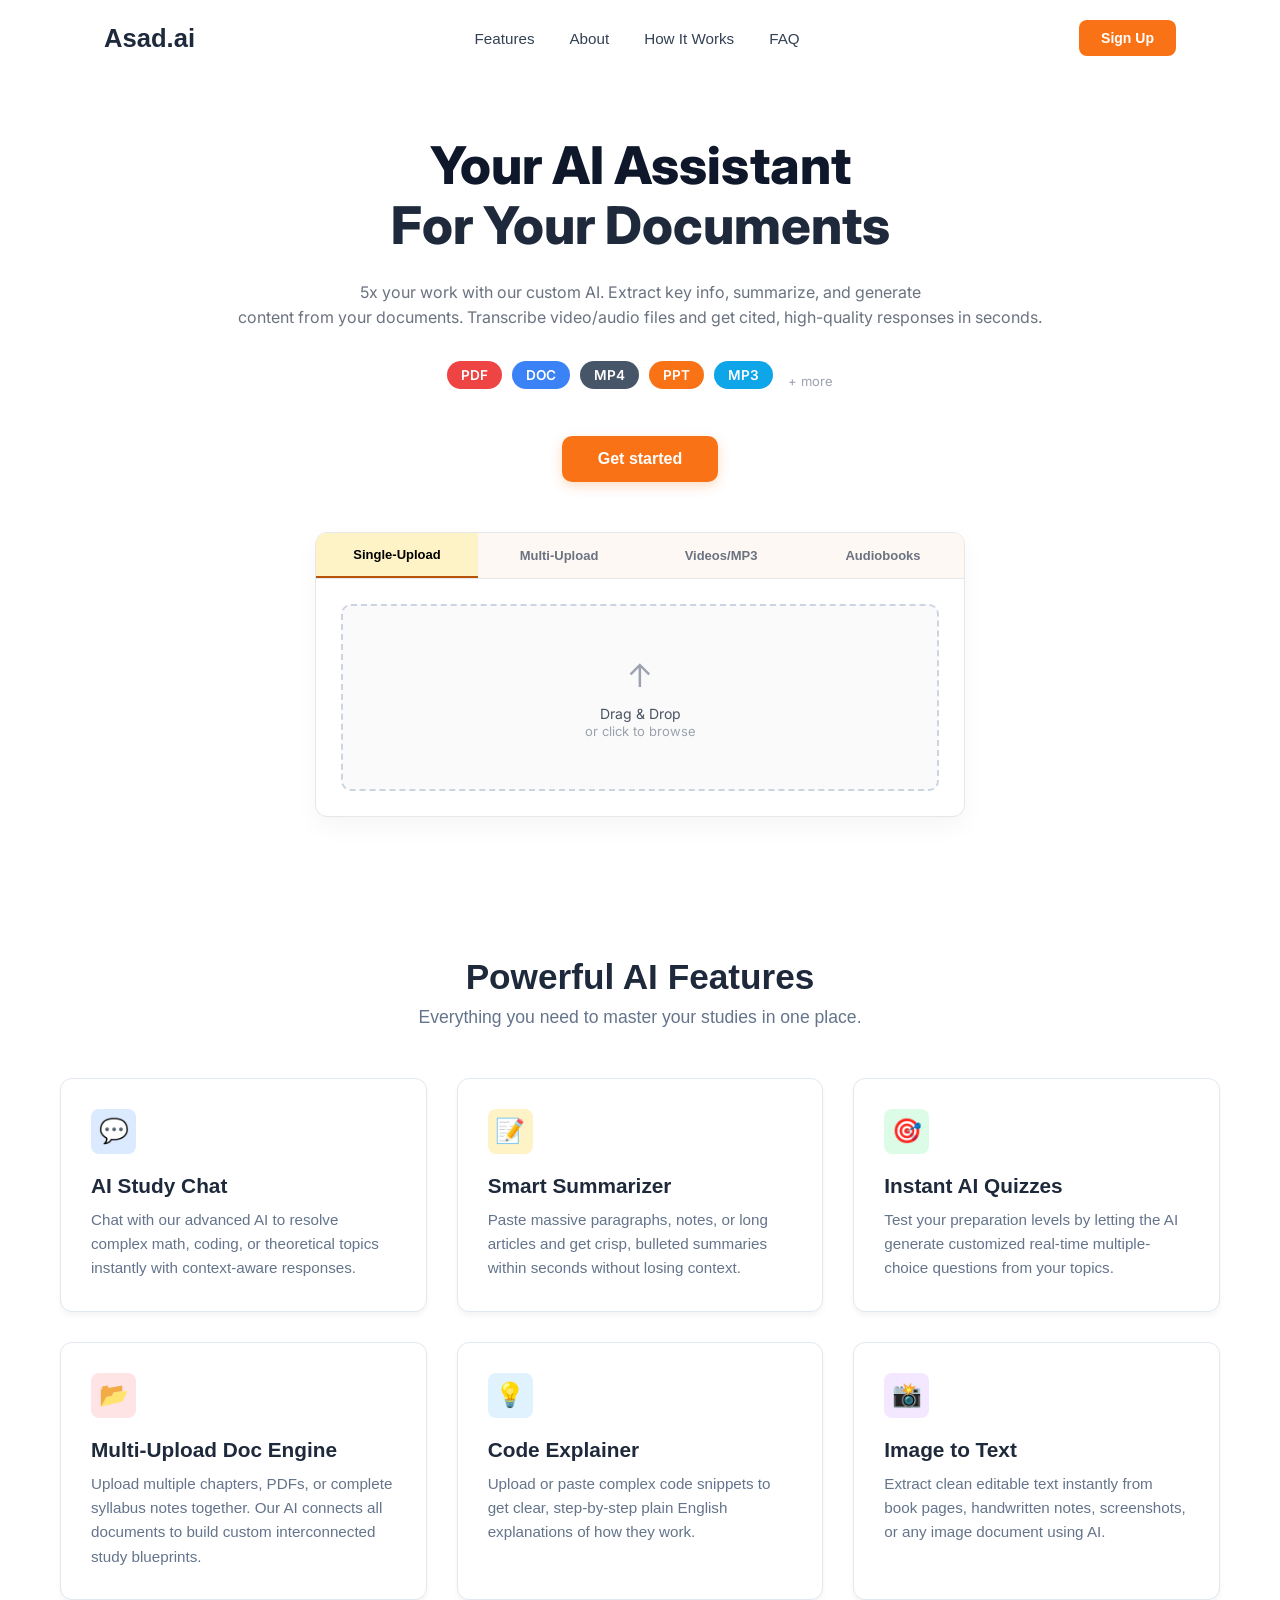
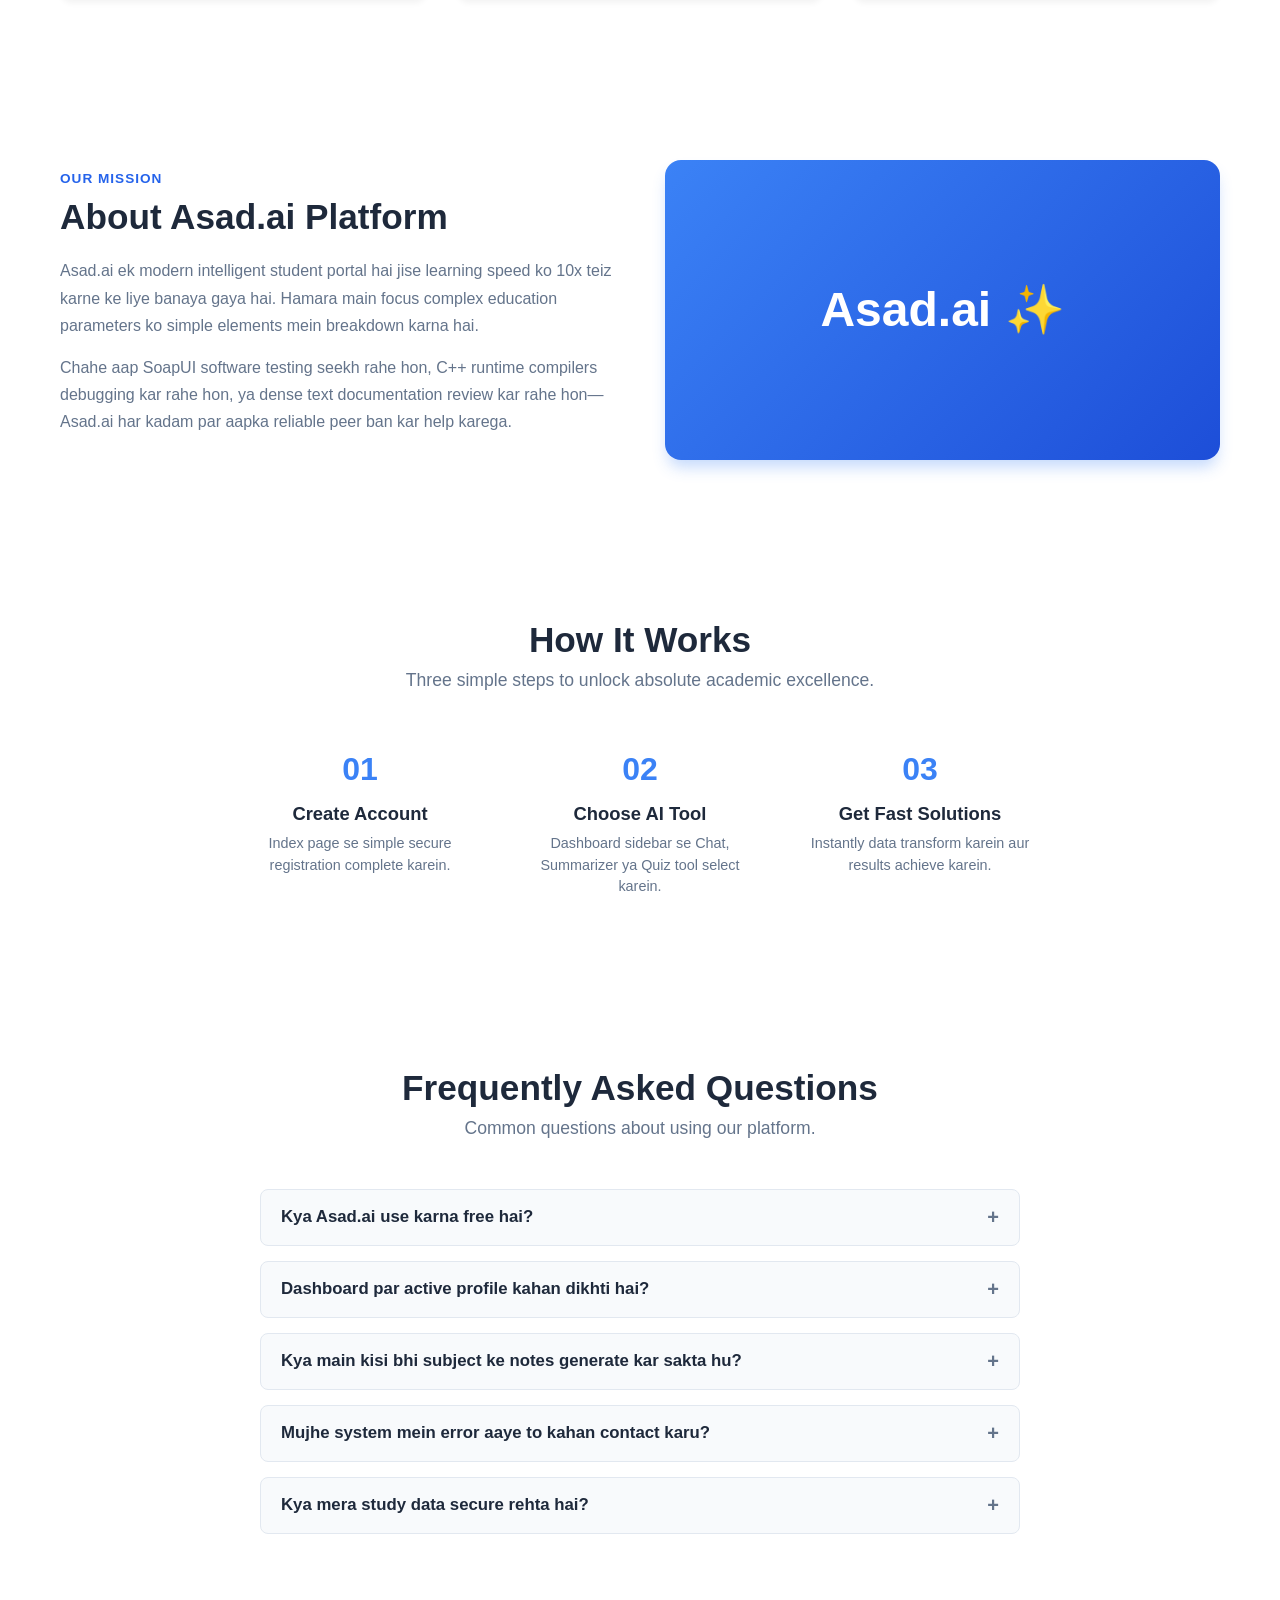
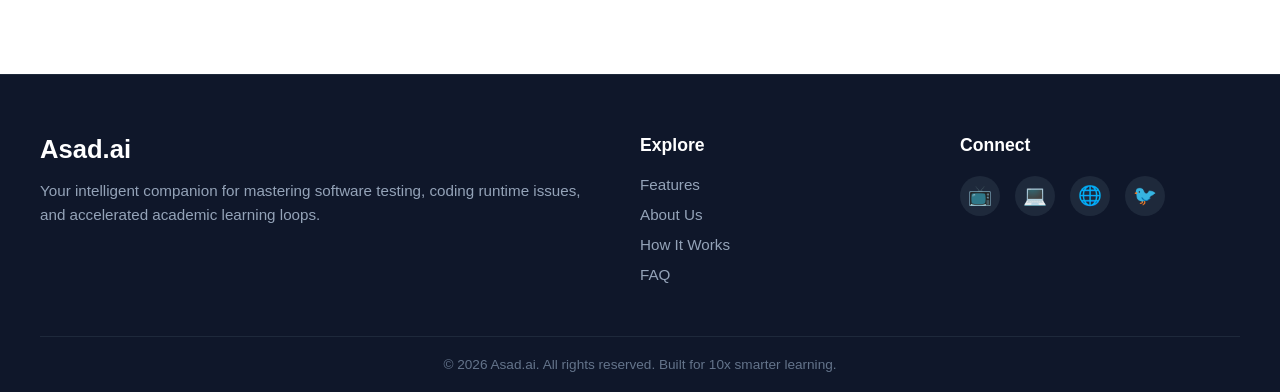
<file: frontend/index.html>
<!DOCTYPE html>
<html lang="en">
    <head>
        <meta charset="UTF-8">
        <meta name="viewport" content="width=device-width, initial-scale=1.0">
        <title>AI Study Assistant</title>
        <link rel="icon"
            href="data:image/svg+xml,<svg xmlns=%22http://www.w3.org/2000/svg%22 viewBox=%220 0 100 100%22><text y=%22.9em%22 font-size=%2290%22>✨</text></svg>">
        <link rel="stylesheet" href="style.css">
    </head>
    <body>

        <!-- ====================================================
     100% RESPONSIVE NAVBAR (FIXED BLOCK)
     ==================================================== -->
        <header class="navbar">
            <div class="logo">Asad.ai</div>
            <nav class="nav-links">
                <a href="#features">Features</a>
                <a href="#about">About</a>
                <a href="#how-it-works">How It Works</a>
                <a href="#faq">FAQ</a>
            </nav>
            <button class="btn-signup-nav" id="openAuthBtn">Sign Up</button>
        </header>

        <main class="hero-section">
            <h1>Your AI Assistant <br><span>For Your Documents</span></h1>
            <p class="hero-subtitle">
                5x your work with our custom AI. Extract key info, summarize,
                and generate <br>
                content from your documents. Transcribe video/audio files and
                get cited, high-quality responses in seconds.
            </p>

            <div class="file-badges">
                <span class="badge pdf">PDF</span>
                <span class="badge doc">DOC</span>
                <span class="badge mp4">MP4</span>
                <span class="badge ppt">PPT</span>
                <span class="badge mp3">MP3</span>
                <span class="more-badge">+ more</span>
            </div>

            <button class="btn-get-started" id="getStartedBtn">Get
                started</button>

            <div class="upload-container-box">
                <div class="upload-tabs">
                    <button class="tab-btn active">Single-Upload</button>
                    <button class="tab-btn">Multi-Upload</button>
                    <button class="tab-btn">Videos/MP3</button>
                    <button class="tab-btn">Audiobooks</button>
                </div>
                <div class="dropzone-area" id="dropZone"
                    onclick="document.getElementById('fileUploadInput').click()">
                    <div class="upload-icon">↑</div>
                    <p>Drag & Drop <br><span>or click to browse</span></p>
                    <input type="file" id="fileUploadInput"
                        style="display: none;"
                        onchange="handleInitialFileSelect(this)">
                </div>
            </div>
        </main>

        <!-- ====================================================
     1. FEATURES SECTION
     ==================================================== -->
        <section id="features" class="landing-section index-features">
            <div class="section-header">
                <h2>Powerful AI Features</h2>
                <p>Everything you need to master your studies in one place.</p>
            </div>

            <div class="features-grid">
                <!-- Card 1 -->
                <div class="feature-card chat-card">
                    <div class="card-icon">💬</div>
                    <h3>AI Study Chat</h3>
                    <p>Chat with our advanced AI to resolve complex math,
                        coding, or theoretical topics instantly with
                        context-aware responses.</p>
                </div>
                <!-- Card 2 -->
                <div class="feature-card summary-card">
                    <div class="card-icon">📝</div>
                    <h3>Smart Summarizer</h3>
                    <p>Paste massive paragraphs, notes, or long articles and get
                        crisp, bulleted summaries within seconds without losing
                        context.</p>
                </div>
                <!-- Card 3 -->
                <div class="feature-card quiz-card">
                    <div class="card-icon">🎯</div>
                    <h3>Instant AI Quizzes</h3>
                    <p>Test your preparation levels by letting the AI generate
                        customized real-time multiple-choice questions from your
                        topics.</p>
                </div>

                <!-- Card 4 (Index page par sirf dikhane ke liye static card) -->
                <div class="feature-card multi-upload-static-card">
                    <div class="card-icon"
                        style="background: #ffe4e6; color: #e11d48;">📂</div>
                    <h3>Multi-Upload Doc Engine</h3>
                    <p>Upload multiple chapters, PDFs, or complete syllabus
                        notes together. Our AI connects all documents to build
                        custom interconnected study blueprints.</p>
                </div>

                <!-- Code Explainer Card -->
                <div class="feature-card code-explainer-card">
                    <div class="card-icon"
                        style="background: #e0f2fe; color: #0284c7;">💡</div>
                    <h3>Code Explainer</h3>
                    <p>Upload or paste complex code snippets to get clear,
                        step-by-step plain English explanations of how they
                        work.</p>
                </div>

                <!-- Card 6 (Index page par sirf dikhane ke liye static card) -->
                <div class="feature-card image-to-text-card">
                    <div class="card-icon"
                        style="background: #f3e8ff; color: #7c3aed;">📸</div>
                    <h3>Image to Text</h3>
                    <p>Extract clean editable text instantly from book pages,
                        handwritten notes, screenshots, or any image document
                        using AI.</p>
                </div>

            </div>
        </section>

        <!-- ====================================================
     2. ABOUT SECTION
     ==================================================== -->
        <section id="about" class="landing-section index-about">
            <div class="about-container">
                <div class="about-content">
                    <span class="section-badge">Our Mission</span>
                    <h2>About Asad.ai Platform</h2>
                    <p>Asad.ai ek modern intelligent student portal hai jise
                        learning speed ko 10x teiz karne ke liye banaya gaya
                        hai. Hamara main focus complex education parameters ko
                        simple elements mein breakdown karna hai.</p>
                    <p>Chahe aap SoapUI software testing seekh rahe hon, C++
                        runtime compilers debugging kar rahe hon, ya dense text
                        documentation review kar rahe hon—Asad.ai har kadam par
                        aapka reliable peer ban kar help karega.</p>
                </div>
                <div class="about-visual">
                    Asad.ai ✨
                </div>
            </div>
        </section>

        <!-- ====================================================
     3. HOW IT WORKS SECTION
     ==================================================== -->
        <section id="how-it-works" class="landing-section index-how">
            <div class="section-header">
                <h2>How It Works</h2>
                <p>Three simple steps to unlock absolute academic
                    excellence.</p>
            </div>

            <div class="steps-container">
                <div class="step-card">
                    <div class="step-num">01</div>
                    <h4>Create Account</h4>
                    <p>Index page se simple secure registration complete
                        karein.</p>
                </div>
                <div class="step-card">
                    <div class="step-num">02</div>
                    <h4>Choose AI Tool</h4>
                    <p>Dashboard sidebar se Chat, Summarizer ya Quiz tool select
                        karein.</p>
                </div>
                <div class="step-card">
                    <div class="step-num">03</div>
                    <h4>Get Fast Solutions</h4>
                    <p>Instantly data transform karein aur results achieve
                        karein.</p>
                </div>
            </div>
        </section>

        <!-- ====================================================
     4. FAQ SECTION
     ==================================================== -->
        <section id="faq" class="landing-section index-faq">
            <div class="section-header">
                <h2>Frequently Asked Questions</h2>
                <p>Common questions about using our platform.</p>
            </div>

            <div class="faq-list">
                <!-- Question 1 -->
                <div class="faq-item">
                    <div class="faq-header">
                        <h4>Kya Asad.ai use karna free hai?</h4>
                        <span class="faq-icon">+</span>
                    </div>
                    <div class="faq-answer">
                        <p>Haan ji! Initial tools aur learning optimization
                            functionality platform par complete check ke sath
                            sab users ke liye system access free provide karta
                            hai.</p>
                    </div>
                </div>

                <!-- Question 2 -->
                <div class="faq-item">
                    <div class="faq-header">
                        <h4>Dashboard par active profile kahan dikhti hai?</h4>
                        <span class="faq-icon">+</span>
                    </div>
                    <div class="faq-answer">
                        <p>Login complete karne ke baad, aap jab dashboard par
                            jayenge, to left-sidebar panel mein logout button ke
                            theek upar aapko apna logged-in dynamic avatar aur
                            name show ho jayega.</p>
                    </div>
                </div>

                <!-- Question 3 -->
                <div class="faq-item">
                    <div class="faq-header">
                        <h4>Kya main kisi bhi subject ke notes generate kar
                            sakta hu?</h4>
                        <span class="faq-icon">+</span>
                    </div>
                    <div class="faq-answer">
                        <p>Ji bilkul, aap kisi bhi academic subject ya specific
                            topic ke tailored notes aur summary asani se
                            generate kar sakte hain.</p>
                    </div>
                </div>

                <!-- Question 4 -->
                <div class="faq-item">
                    <div class="faq-header">
                        <h4>Mujhe system mein error aaye to kahan contact
                            karu?</h4>
                        <span class="faq-icon">+</span>
                    </div>
                    <div class="faq-answer">
                        <p>Aap Support Section ya Contact Us form ke zariye
                            humari support team ko directly query bhejh sakte
                            hain, hum jald resolve karenge.</p>
                    </div>
                </div>

                <!-- Question 5 -->
                <div class="faq-item">
                    <div class="faq-header">
                        <h4>Kya mera study data secure rehta hai?</h4>
                        <span class="faq-icon">+</span>
                    </div>
                    <div class="faq-answer">
                        <p>Haan, aapka tamam personal data aur uploaded content
                            fully encrypted hota hai aur 100% confidential rehta
                            hai.</p>
                    </div>
                </div>
            </div>
        </section>
        <!-- ====================================================
     5. PROFESSIONAL FOOTER SECTION
     ==================================================== -->
        <footer class="main-footer">
            <div class="footer-container">
                <!-- Brand Info -->
                <div class="footer-brand">
                    <h3>Asad.ai</h3>
                    <p>Your intelligent companion for mastering software
                        testing, coding runtime issues, and accelerated academic
                        learning loops.</p>
                </div>

                <!-- Quick Links -->
                <div class="footer-links">
                    <h4>Explore</h4>
                    <ul>
                        <li><a href="#features">Features</a></li>
                        <li><a href="#about">About Us</a></li>
                        <li><a href="#how-it-works">How It Works</a></li>
                        <li><a href="#faq">FAQ</a></li>
                    </ul>
                </div>

                <!-- Community / Social Links -->
                <div class="footer-social">
                    <h4>Connect</h4>
                    <div class="social-icons">
                        <a href="#" title="YouTube">📺</a>
                        <a href="#" title="GitHub">💻</a>
                        <a href="#" title="LinkedIn">🌐</a>
                        <a href="#" title="Twitter">🐦</a>
                    </div>
                </div>
            </div>

            <!-- Bottom Copyright -->
            <div class="footer-bottom">
                <p>&copy; 2026 Asad.ai. All rights reserved. Built for 10x
                    smarter learning.</p>
            </div>
        </footer>

        <div class="modal-overlay" id="authModal">
            <div class="modal-box">
                <span class="close-modal" id="closeModalBtn">&times;</span>

                <div id="loginSection">
                    <h2>Welcome Back!</h2>
                    <form id="loginFormBypass">
                        <div class="input-group">
                            <label>Email Address</label>
                            <input type="email" id="loginEmail"
                                placeholder="enter email" required>
                        </div>
                        <div class="input-group">
                            <label>Password</label>
                            <input type="password" id="loginPassword"
                                placeholder="********" required>
                        </div>
                        <button type="button" id="loginSubmitBtn"
                            class="btn-auth-submit"
                            onclick="executeForcedLogin(event)">Login</button>
                    </form>
                    <p class="switch-auth-text">Account nahi hai? <span
                            id="switchToSignup">Signup Karein</span></p>
                    <div id="loginError" class="error-message"></div>
                </div>

                <div id="signupSection" style="display: none;">
                    <h2>Create Account</h2>
                    <form id="signupForm">
                        <div class="input-group">
                            <label>Full Name</label>
                            <input type="text" id="signupName"
                                placeholder="enter your name" required>
                        </div>
                        <div class="input-group">
                            <label>Email Address</label>
                            <input type="email" id="signupEmail"
                                placeholder="enter email" required>
                        </div>
                        <div class="input-group">
                            <label>Password</label>
                            <input type="password" id="signupPassword"
                                placeholder="********" required>
                        </div>
                        <button type="submit" class="btn-auth-submit">Sign
                            Up</button>
                    </form>
                    <p class="switch-auth-text">Pehle se account hai? <span
                            id="switchToLogin">Login Karein</span></p>
                    <div id="signupError" class="error-message"></div>
                    <div id="signupSuccess" class="success-message"></div>
                </div>
            </div>
        </div>

        <script src="script.js"></script>
        <script>
        function handleInitialFileSelect(input) {
            if (input.files.length > 0) {
                alert("File select ho gayi hai! Is par mazeed kaam karne ke liye pehle Login ya Signup karein.");
                document.getElementById('authModal').classList.add('active');
                document.getElementById('loginSection').style.display = 'block';
                document.getElementById('signupSection').style.display = 'none';
            }
        }
    </script>
    </body>
</html>
</file>
<file: frontend/style.css>
/* =====================================================================
   GLOBAL STYLES & RESET SYSTEM
   ===================================================================== */
@import url('https://fonts.googleapis.com/css2?family=Inter:wght=300;400;600;700&display=swap');

*, *:before, *:after {
    margin: 0;
    padding: 0;
    box-sizing: border-box !important;
}

html {
    scroll-behavior: smooth;
    max-width: 100% !important;
    overflow-x: hidden !important;
}

body {
    background-color: #ffffff;
    color: #1f2937;
    font-family: 'Inter', sans-serif;
    max-width: 100vw !important;
    overflow-x: hidden !important;
    width: 100%;
}

/* ====================================================
   NAVBAR BASE DESIGN (DESKTOP)
   ==================================================== */
.navbar {
    display: flex; 
    justify-content: space-between; 
    align-items: center; 
    padding: 20px 5%;
    max-width: 1200px;
    margin: 0 auto;
    flex-wrap: wrap;
    gap: 15px;
    font-family: sans-serif;
    width: 100%;
}

.logo {
    font-size: 1.6rem;
    font-weight: 700;
    color: #1e293b;
    white-space: nowrap;
}

.nav-links {
    display: flex !important;
    align-items: center;
    justify-content: center;
    gap: 35px !important;
}

.nav-links a {
    text-decoration: none; 
    color: #334155; 
    font-weight: 500;
    font-size: 0.95rem;
    white-space: nowrap;
    transition: color 0.2s ease, transform 0.2s ease;
}

.nav-links a:hover {
    color: #3b82f6;
    transform: translateY(-1px);
}

.btn-signup-nav {
    background-color: #f97316;
    color: white;
    border: none;
    padding: 10px 22px;
    border-radius: 8px;
    font-weight: 600;
    cursor: pointer;
    font-size: 14px;
    white-space: nowrap;
    transition: background 0.2s, transform 0.2s;
}

.btn-signup-nav:hover {
    background-color: #ea580c;
}

/* ====================================================
   HERO & LANDING SECTION
   ==================================================== */
.hero-section {
    text-align: center;
    padding: 60px 20px;
    max-width: 900px;
    margin: 0 auto;
}

.hero-section h1 {
    font-size: 52px;
    font-weight: 800;
    color: #0f172a;
    line-height: 1.15;
    margin-bottom: 24px;
}

.hero-section h1 span {
    color: #1e293b;
}

.hero-subtitle {
    font-size: 16px;
    color: #6b7280;
    line-height: 1.6;
    margin-bottom: 30px;
}

.landing-section {
    padding: 80px 20px;
    max-width: 1200px;
    margin: 0 auto;
    font-family: 'Segoe UI', Tahoma, Geneva, Verdana, sans-serif;
}

.section-header {
    text-align: center;
    margin-bottom: 50px;
}

.section-header h2 {
    font-size: 2.2rem;
    color: #1e293b;
    margin-bottom: 10px;
}

.section-header p {
    color: #64748b;
    font-size: 1.1rem;
}

/* ====================================================
   FILE BADGES & GLOBAL BUTTONS
   ==================================================== */
.file-badges {
    display: flex;
    justify-content: center;
    align-items: center;
    gap: 10px;
    margin-bottom: 35px;
}

.badge {
    padding: 6px 14px;
    border-radius: 6px;
    color: white;
    font-size: 12px;
    font-weight: 700;
}

.pdf { background-color: #ef4444; }
.doc { background-color: #3b82f6; }
.mp4 { background-color: #475569; }
.ppt { background-color: #f97316; }
.mp3 { background-color: #0ea5e9; }
.more-badge { font-size: 13px; color: #9ca3af; margin-left: 5px; }

.btn-get-started {
    background-color: #f97316;
    color: white;
    border: none;
    padding: 14px 36px;
    border-radius: 10px;
    font-size: 16px;
    font-weight: 600;
    cursor: pointer;
    box-shadow: 0 4px 12px rgba(249, 115, 22, 0.25);
    margin-bottom: 50px;
}

.btn-get-started:hover {
    background-color: #ea580c;
}

.btn-feature-action {
    background: #f97316;
    color: white;
    border: none;
    padding: 12px 28px;
    border-radius: 6px;
    font-weight: 600;
    cursor: pointer;
    margin-top: 10px;
}

/* ====================================================
   DROPZONE AREA SYSTEM
   ==================================================== */
.upload-container-box {
    max-width: 650px;
    margin: 0 auto;
    border: 1px solid #e5e7eb;
    border-radius: 12px;
    box-shadow: 0 10px 25px rgba(0,0,0,0.04);
    background: #fff;
    overflow: hidden;
}

.upload-tabs {
    display: flex;
    background: #fdf8f4;
    border-bottom: 1px solid #e5e7eb;
}

.tab-btn {
    flex: 1;
    border: none;
    background: transparent;
    padding: 14px 10px;
    font-size: 13px;
    font-weight: 600;
    color: #6b7280;
    cursor: pointer;
}

.tab-btn.active {
    background: #fef3c7;
    color: #000;
    border-bottom: 2px solid #b45309;
}

.dropzone-area {
    padding: 50px 20px;
    border: 2px dashed #cbd5e1;
    margin: 25px;
    border-radius: 10px;
    background: #fafafa;
    cursor: pointer;
    transition: background 0.2s;
}

.dropzone-area:hover {
    background: #f3f4f6;
}

.upload-icon {
    font-size: 32px;
    color: #9ca3af;
    margin-bottom: 10px;
}

.dropzone-area p {
    font-size: 14px;
    color: #4b5563;
}

.dropzone-area p span {
    color: #9ca3af;
    font-size: 13px;
}

/* Input File Type Reset */
input[type="file"] {
    max-width: 100% !important;
    width: 100% !important;
    box-sizing: border-box !important;
    padding: 10px !important;
    white-space: normal !important; 
    word-break: break-all !important;
}

div[style*="border"][style*="border-radius"] input[type="file"] {
    border: none !important;
    background: transparent !important;
}

/* ====================================================
   MODAL / POPUP OVERLAY SYSTEM
   ==================================================== */
.modal-overlay {
    position: fixed;
    top: 0;
    left: 0;
    width: 100%;
    height: 100%;
    background: rgba(0, 0, 0, 0.6);
    display: flex;
    justify-content: center;
    align-items: center;
    z-index: 1000;
    visibility: hidden;
    opacity: 0;
    transition: opacity 0.3s ease, visibility 0.3s ease;
}

.modal-overlay.active {
    visibility: visible;
    opacity: 1;
}

.modal-box {
    background: #fff;
    padding: 40px;
    border-radius: 16px;
    width: 100%;
    max-width: 440px;
    box-shadow: 0 20px 40px rgba(0,0,0,0.2);
    position: relative;
}

.close-modal {
    position: absolute;
    top: 15px;
    right: 20px;
    font-size: 28px;
    color: #9ca3af;
    cursor: pointer;
}

.close-modal:hover { color: #000; }

.modal-box h2 {
    font-size: 28px;
    font-weight: 700;
    color: #1e1b4b;
    margin-bottom: 25px;
    text-align: center;
}

.input-group {
    margin-bottom: 18px;
    text-align: left;
}

.input-group label {
    display: block;
    font-size: 13px;
    font-weight: 600;
    color: #4b5563;
    margin-bottom: 6px;
}

.input-group input {
    width: 100%;
    padding: 12px;
    border: 1px solid #d1d5db;
    border-radius: 8px;
    font-size: 14px;
    outline: none;
    background: #f9fafb;
}

.input-group input:focus {
    border-color: #6366f1;
}

.btn-auth-submit {
    width: 100%;
    padding: 14px;
    background-color: #f97316;
    color: white;
    border: none;
    border-radius: 8px;
    font-size: 16px;
    font-weight: 600;
    cursor: pointer;
    margin-top: 10px;
}

.btn-auth-submit:hover { background-color: #ea580c; }

.switch-auth-text {
    font-size: 13px;
    color: #6b7280;
    text-align: center;
    margin-top: 20px;
}

.switch-auth-text span {
    color: #ea580c;
    font-weight: 600;
    cursor: pointer;
}

.error-message { color: #dc2626; font-size: 13px; margin-top: 10px; text-align: center; display: none; }
.success-message { color: #16a34a; font-size: 13px; margin-top: 10px; text-align: center; display: none; }

/* ====================================================
   DASHBOARD CORE STRUCTURE
   ==================================================== */
.dashboard-body {
    display: flex;
    height: 100vh;
    background-color: #f8fafc;
    overflow: hidden;
}

.sidebar {
    width: 260px;
    background-color: #0f172a;
    color: #fff;
    display: flex;
    flex-direction: column;
    justify-content: space-between;
    padding: 30px 20px;
}

.sidebar-brand {
    font-size: 22px;
    font-weight: 700;
    color: #f97316;
    margin-bottom: 40px;
    padding-left: 10px;
}

.sidebar-menu {
    list-style: none;
    flex-grow: 1;
}

.menu-item {
    padding: 14px 16px;
    border-radius: 8px;
    font-size: 14px;
    font-weight: 500;
    color: #94a3b8;
    cursor: pointer;
    margin-bottom: 8px;
    transition: all 0.2s ease;
}

.menu-item:hover, .menu-item.active {
    background-color: #1e293b;
    color: #fff;
}

.menu-item.active {
    border-left: 4px solid #f97316;
}

.btn-logout {
    width: 100%;
    background: transparent;
    border: 1px solid #dc2626;
    color: #dc2626;
    padding: 10px;
    border-radius: 6px;
    cursor: pointer;
    font-weight: 600;
}
.btn-logout:hover { background: #dc2626; color: #fff; }

.dashboard-content {
    flex-grow: 1;
    padding: 40px;
    overflow-y: auto;
}

.feature-panel { display: none; }
.feature-panel.active { display: block; }
.feature-panel h2 { font-size: 28px; color: #0f172a; margin-bottom: 10px; }
.panel-desc { color: #6b7280; font-size: 14px; margin-bottom: 20px; }

/* ====================================================
   DASHBOARD FEATURES CARD LAYOUTS
   ==================================================== */
.features-grid {
    display: grid;
    grid-template-columns: repeat(auto-fit, minmax(300px, 1fr));
    gap: 30px;
}

.feature-card {
    background: #ffffff;
    padding: 30px;
    border-radius: 12px;
    box-shadow: 0 4px 6px -1px rgba(0, 0, 0, 0.05);
    border: 1px solid #e2e8f0;
    transition: transform 0.3s cubic-bezier(0.25, 0.8, 0.25, 1), 
                box-shadow 0.3s ease, 
                border-color 0.3s ease;
    cursor: pointer;
}

.card-icon {
    width: 45px;
    height: 45px;
    border-radius: 8px;
    display: flex;
    align-items: center;
    justify-content: center;
    font-size: 1.5rem;
    margin-bottom: 20px;
}

.chat-card .card-icon { background: #dbeafe; color: #2563eb; }
.summary-card .card-icon { background: #fef3c7; color: #d97706; }
.quiz-card .card-icon { background: #dcfce7; color: #15803d; }

.feature-card h3 {
    font-size: 1.3rem;
    color: #1e293b;
    margin-bottom: 10px;
}

.feature-card p {
    color: #64748b;
    line-height: 1.6;
    font-size: 0.95rem;
}

.feature-card:hover {
    transform: translateY(-8px);
    border-color: #3b82f6;
    box-shadow: 0 20px 25px -5px rgba(0, 0, 0, 0.1), 0 10px 10px -5px rgba(0, 0, 0, 0.04);
}

/* ====================================================
   AI STUDY CHAT & TEXT CHANNELS
   ==================================================== */
.chat-container {
    background: #fff;
    border: 1px solid #e2e8f0;
    border-radius: 12px;
    height: 70vh;
    display: flex;
    flex-direction: column;
}

.chat-display-box {
    flex-grow: 1;
    padding: 20px;
    overflow-y: auto;
    border-bottom: 1px solid #e2e8f0;
}

.chat-input-area {
    display: flex;
    padding: 15px;
    background: #f8fafc;
    border-radius: 0 0 12px 12px;
}

.chat-input-area input {
    flex-grow: 1;
    padding: 12px;
    border: 1px solid #cbd5e1;
    border-radius: 6px;
    outline: none;
}

.chat-input-area button {
    background: #f97316;
    color: white;
    border: none;
    padding: 0 24px;
    margin-left: 10px;
    border-radius: 6px;
    cursor: pointer;
    font-weight: 600;
}

.user-msg { background: #f1f5f9; padding: 10px 15px; border-radius: 8px; margin-bottom: 10px; text-align: left; max-width: 80%; }
.ai-msg { background: #eff6ff; padding: 10px 15px; border-radius: 8px; margin-bottom: 10px; text-align: left; max-width: 80%; }

textarea, .quiz-input-group input {
    width: 100%;
    padding: 15px;
    border: 1px solid #cbd5e1;
    border-radius: 8px;
    font-size: 14px;
    outline: none;
}
.quiz-input-group { display: flex; gap: 10px; margin-bottom: 20px; }
.quiz-input-group input { flex-grow: 1; }

.result-box {
    margin-top: 25px;
    background: #fff;
    padding: 20px;
    border-radius: 8px;
    border: 1px solid #e2e8f0;
    min-height: 100px;
    color: #334155;
    line-height: 1.6;
}

/* ====================================================
   DASHBOARD SPECIFIC MULTI-UPLOAD DESIGN
   ==================================================== */
.dash-upload-container {
    background: #ffffff;
    border-radius: 12px;
    box-shadow: 0 4px 12px rgba(0, 0, 0, 0.05);
    border: 1px solid #e2e8f0;
    padding: 30px;
    max-width: 800px;
    margin: 0 auto;
    font-family: sans-serif;
}

.dash-dropzone {
    border: 2px dashed #cbd5e1;
    padding: 50px 20px;
    border-radius: 8px;
    text-align: center;
    cursor: pointer;
    background: #fafafa;
    transition: background 0.2s, border-color 0.2s;
}

.dash-dropzone:hover {
    background: #f1f5f9;
}

.dash-dropzone.multi-border {
    border-color: #2563eb;
}

.zone-icon {
    font-size: 2.5rem;
    color: #2563eb;
    margin-bottom: 15px;
}

.dash-dropzone p {
    margin: 0;
    color: #475569;
    font-size: 1.1rem;
    font-weight: 500;
}

.dash-dropzone p span {
    color: #94a3b8;
    font-size: 0.85rem;
    display: block;
    margin-top: 5px;
}

/* Selected items chips layout */
.dash-selected-files {
    margin-top: 20px;
    display: flex;
    flex-direction: column;
    gap: 10px;
}

.dash-file-chip {
    display: flex;
    justify-content: space-between;
    align-items: center;
    background: #f8fafc;
    border: 1px solid #e2e8f0;
    padding: 12px 15px;
    border-radius: 8px;
    font-size: 0.9rem;
    color: #334155;
    animation: fadeIn 0.3s ease-in-out;
}

@keyframes fadeIn {
    from { opacity: 0; transform: translateY(5px); }
    to { opacity: 1; transform: translateY(0); }
}

/* ====================================================
   SUMMARIZE BUTTON & AI RESULTS VIEWPORT STYLING
   ==================================================== */
.btn-summarize-multi {
    background: linear-gradient(135deg, #2563eb, #1d4ed8);
    color: white;
    border: none;
    padding: 14px 28px;
    font-size: 1rem;
    font-weight: 600;
    border-radius: 8px;
    cursor: pointer;
    box-shadow: 0 4px 10px rgba(37, 99, 235, 0.2);
    transition: all 0.2s ease;
}

.btn-summarize-multi:hover {
    transform: translateY(-2px);
    box-shadow: 0 6px 15px rgba(37, 99, 235, 0.3);
    background: linear-gradient(135deg, #1d4ed8, #1e40af);
}

/* AI Summary Result Box Container */
.ai-summary-box {
    margin-top: 30px;
    background: #ffffff;
    border: 1px solid #cbd5e1;
    border-radius: 10px;
    overflow: hidden;
    box-shadow: 0 4px 15px rgba(0,0,0,0.03);
    animation: slideUpFade 0.4s ease-out;
}

.ai-summary-header {
    background: #f8fafc;
    border-bottom: 1px solid #e2e8f0;
    padding: 12px 20px;
    display: flex;
    justify-content: space-between;
    align-items: center;
    font-weight: 600;
    color: #475569;
    font-size: 0.9rem;
}

.copy-btn-summary {
    background: #e2e8f0;
    border: none;
    padding: 4px 10px;
    border-radius: 4px;
    cursor: pointer;
    font-size: 0.8rem;
    font-weight: 500;
    color: #334155;
}

.copy-btn-summary:hover {
    background: #cbd5e1;
}

.ai-summary-content {
    padding: 25px;
    font-family: sans-serif;
    text-align: left;
}

@keyframes slideUpFade {
    from { opacity: 0; transform: translateY(15px); }
    to { opacity: 1; transform: translateY(0); }
}

/* Individual File Generated Card Layout */
.single-doc-summary-card {
    background: #ffffff;
    border: 1px solid #cbd5e1;
    border-radius: 10px;
    overflow: hidden;
    box-shadow: 0 4px 15px rgba(0,0,0,0.03);
    animation: slideUpCard 0.4s ease-out;
}

.doc-summary-header {
    background: #f8fafc;
    border-bottom: 1px solid #e2e8f0;
    padding: 12px 20px;
    display: flex;
    justify-content: space-between;
    align-items: center;
    font-weight: 600;
    color: #1e293b;
    font-size: 0.95rem;
}

.doc-summary-body {
    padding: 20px 25px;
    text-align: left;
    font-family: sans-serif;
}

.doc-summary-body ul {
    padding-left: 20px;
    color: #334155;
    line-height: 1.6;
    margin-top: 10px;
}

@keyframes slideUpCard {
    from { opacity: 0; transform: translateY(15px); }
    to { opacity: 1; transform: translateY(0); }
}

@keyframes spin {
    0% { transform: rotate(0deg); }
    100% { transform: rotate(360deg); }
}

/* ====================================================
   MARKDOWN CONVERTED MARKUPS LISTS & ENHANCEMENTS
   ==================================================== */
.markdown-output-content h3 {
    font-size: 1.25rem;
    color: #1e293b;
    margin-top: 20px;
    margin-bottom: 10px;
    font-weight: 700;
}

.markdown-output-content ul {
    padding-left: 20px;
    margin-bottom: 15px;
}

.markdown-output-content li {
    margin-bottom: 6px;
    list-style-type: disc;
    color: #334155;
}

.markdown-output-content p {
    margin-bottom: 15px;
    line-height: 1.6;
}

/* Monospace backticks (code keywords) styling */
.markdown-output-content code {
    background-color: #f1f5f9;
    color: #0f172a;
    font-weight: bold;
    padding: 3px 6px;
    border-radius: 4px;
    font-family: 'Courier New', Courier, monospace;
    font-size: 0.9em;
    border: 1px solid #e2e8f0;
}

/* ====================================================
   CODE KEYWORDS WRAPPING AND BLOCKS
   ==================================================== */
code {
    white-space: pre-wrap !important;
    word-break: break-all !important;
    background-color: #f1f5f9;
    padding: 2px 6px;
    border-radius: 4px;
    font-size: 0.9em;
}

pre {
    white-space: pre-wrap !important;
    word-wrap: break-word !important;
    overflow-x: auto !important;
    max-width: 100% !important;
    box-sizing: border-box !important;
}

/* ====================================================
   ABOUT & HOW IT WORKS SECTION
   ==================================================== */
.about-container {
    display: flex;
    flex-wrap: wrap;
    gap: 50px;
    align-items: center;
}

.about-content {
    flex: 1;
    min-width: 300px;
}

.section-badge {
    color: #2563eb;
    font-weight: 600;
    text-transform: uppercase;
    font-size: 0.85rem;
    letter-spacing: 1px;
}

.about-content h2 {
    font-size: 2.2rem;
    color: #1e293b;
    margin: 10px 0 20px 0;
}

.about-content p {
    color: #64748b;
    line-height: 1.7;
    font-size: 1rem;
    margin-bottom: 15px;
}

.about-visual {
    flex: 1;
    min-width: 300px;
    background: linear-gradient(135deg, #3b82f6 0%, #1d4ed8 100%);
    height: 300px;
    border-radius: 16px;
    display: flex;
    align-items: center;
    justify-content: center;
    color: white;
    font-size: 3rem;
    font-weight: bold;
    box-shadow: 0 10px 15px -3px rgba(59, 130, 246, 0.3);
}

.steps-container {
    display: flex;
    flex-wrap: wrap;
    gap: 30px;
    justify-content: center;
}

.step-card {
    text-align: center;
    max-width: 250px;
    flex: 1;
    min-width: 200px;
    padding: 10px;
}

.step-num {
    font-size: 2rem;
    font-weight: 700;
    color: #3b82f6;
    margin-bottom: 15px;
}

.step-card h4 {
    font-size: 1.15rem;
    color: #1e293b;
    margin-bottom: 8px;
}

.step-card p {
    color: #64748b;
    font-size: 0.9rem;
    line-height: 1.5;
}

/* ====================================================
   INDEX PAGE - FAQ SECTION STYLING
   ==================================================== */
.index-faq {
    max-width: 800px;
    margin-bottom: 60px;
}

.faq-list {
    display: flex;
    flex-direction: column;
    gap: 15px;
}

.faq-item {
    background: #f8fafc;
    padding: 16px 20px;
    border-radius: 8px;
    border: 1px solid #e2e8f0;
    cursor: pointer;
    transition: background 0.2s ease, border-color 0.2s ease;
}

.faq-item:hover {
    border-color: #cbd5e1;
}

.faq-header {
    display: flex;
    justify-content: space-between;
    align-items: center;
}

.faq-item h4 {
    margin: 0;
    color: #1e293b;
    font-size: 1.05rem;
}

.faq-icon {
    font-size: 1.25rem;
    font-weight: 600;
    color: #64748b;
    transition: transform 0.3s ease, color 0.3s ease;
}

.faq-answer {
    max-height: 0;
    overflow: hidden;
    transition: max-height 0.3s ease-out, opacity 0.3s ease;
    opacity: 0;
}

.faq-item p {
    margin: 12px 0 0 0;
    color: #64748b;
    font-size: 0.95rem;
    line-height: 1.5;
}

/* Active State (Expanded) */
.faq-item.active .faq-answer {
    max-height: 150px;
    opacity: 1;
}

.faq-item.active .faq-icon {
    transform: rotate(45deg); /* '+' rotates to 'x' */
    color: #1e293b;
}

/* ====================================================
   FOOTER SECTION STYLING
   ==================================================== */
.main-footer {
    background: #0f172a;
    color: #94a3b8;
    padding: 60px 20px 20px 20px;
    font-family: 'Segoe UI', Tahoma, Geneva, Verdana, sans-serif;
    border-top: 1px solid #1e293b;
}

.footer-container {
    max-width: 1200px;
    margin: 0 auto;
    display: flex;
    flex-wrap: wrap;
    gap: 40px;
    justify-content: space-between;
    padding-bottom: 40px;
    border-bottom: 1px solid #1e293b;
}

.footer-brand {
    flex: 2;
    min-width: 280px;
}

.footer-brand h3 {
    color: #ffffff;
    font-size: 1.6rem;
    margin: 0 0 15px 0;
    font-weight: 700;
}

.footer-brand p {
    line-height: 1.6;
    font-size: 0.95rem;
}

.footer-links {
    flex: 1;
    min-width: 150px;
}

.footer-links h4, 
.footer-social h4 {
    color: #ffffff;
    font-size: 1.1rem;
    margin: 0 0 20px 0;
    font-weight: 600;
}

.footer-links ul {
    list-style: none;
    padding: 0;
    margin: 0;
}

.footer-links ul li {
    margin-bottom: 12px;
}

.footer-links ul li a {
    color: #94a3b8;
    text-decoration: none;
    font-size: 0.95rem;
    transition: color 0.2s ease;
}

.footer-links ul li a:hover {
    color: #3b82f6;
}

.footer-social {
    flex: 1;
    min-width: 180px;
}

.social-icons {
    display: flex;
    gap: 15px;
}

.social-icons a {
    background: #1e293b;
    width: 40px;
    height: 40px;
    border-radius: 50%;
    display: flex;
    align-items: center;
    justify-content: center;
    font-size: 1.2rem;
    text-decoration: none;
    transition: background 0.2s ease, transform 0.2s ease;
}

.social-icons a:hover {
    background: #3b82f6;
    transform: translateY(-3px);
}

.footer-bottom {
    max-width: 1200px;
    margin: 0 auto;
    text-align: center;
    padding-top: 20px;
    font-size: 0.85rem;
    color: #64748b;
}

/* =====================================================================
   🎯 PROFILE AVATAR FIX 
   ===================================================================== */
#userAvatarSlot, 
.sidebar div[style*="border-radius: 50%"], 
div[style*="width: 34px"][style*="height: 34px"] {
    width: 38px !important;
    height: 38px !important;
    min-width: 38px !important;
    min-height: 38px !important;
    flex-shrink: 0 !important;
    border-radius: 50% !important;
    aspect-ratio: 1 / 1 !important;
    display: inline-flex !important;
    align-items: center !important;
    justify-content: center !important;
}

/* =====================================================================
   🎯 INTERFACE ELEMENT BREAK SYSTEM (All Panels & Dynamic Wrappers)
   ===================================================================== */
#multiuploadPanel,
#multiuploadPanel *,
#dynamicSummaryCardsWrapper,
#dynamicSummaryCardsWrapper * {
    box-sizing: border-box !important;
}

#dashFilesList {
    width: 100% !important;
    max-width: 100% !important;
    display: flex !important;
    flex-direction: column !important;
    gap: 10px !important;
    overflow: hidden !important;
}

#dashFilesList > div {
    width: 100% !important;
    max-width: 100% !important;
    display: flex !important;
    flex-wrap: wrap !important;
    justify-content: space-between !important;
    align-items: center !important;
    gap: 10px !important;
    padding: 10px !important;
    background: #f8fafc !important;
    border: 1px solid #e2e8f0 !important;
    border-radius: 8px !important;
    word-break: break-all !important;
}

/* =====================================================================
   🎯 TEXT SUMMARIZER: CORRECT ID (#summaryPanel) RESPONSIVE FIX
   ===================================================================== */
#summaryPanel,
#summaryPanel * {
    box-sizing: border-box !important;
}

#summaryPanel #summaryResult.result-box {
    width: 100% !important;
    max-width: 100% !important;
    padding: 15px !important;
    background: #fafafa !important;
    border: 1px solid #ddd !important;
    border-radius: 8px !important;
    box-sizing: border-box !important;
    
    white-space: pre-wrap !important;
    word-wrap: break-word !important;
    overflow-wrap: break-word !important;
    word-break: normal !important;
    overflow-x: hidden !important;
}

#summaryPanel #summaryResult * {
    max-width: 100% !important;
    word-wrap: break-word !important;
    overflow-wrap: break-word !important;
    white-space: normal !important;
}

/* =====================================================================
   🎯 MULTI-UPLOAD EXTREME GRID ENGINE
   ===================================================================== */
/* Outer Container - Full Page Width Override */
#dynamicSummaryCardsWrapper {
    width: 100% !important;
    max-width: 100% !important;
    display: flex !important;
    flex-direction: column !important;
    gap: 25px !important;
    margin-top: 25px !important;
    padding: 0 !important;
    box-sizing: border-box !important;
}

/* Single Card Layout */
#dynamicSummaryCardsWrapper .single-doc-summary-card {
    display: flex !important;
    flex-direction: column !important;
    width: 100% !important;
    max-width: 100% !important;
    margin: 0 !important;
    background: #ffffff !important;
    border: 1px solid #e2e8f0 !important;
    border-radius: 12px !important;
    box-shadow: 0 4px 12px rgba(0, 0, 0, 0.03) !important;
    overflow: hidden !important;
    box-sizing: border-box !important;
}

/* Card Top Header Strip */
#dynamicSummaryCardsWrapper .doc-summary-header {
    width: 100% !important;
    max-width: 100% !important;
    display: flex !important;
    justify-content: space-between !important;
    align-items: center !important;
    background: #f8fafc !important;
    padding: 14px 20px !important;
    border-bottom: 1px solid #e2e8f0 !important;
    box-sizing: border-box !important;
}

#dynamicSummaryCardsWrapper .doc-summary-header span,
#dynamicSummaryCardsWrapper .doc-summary-header strong {
    font-size: 14px !important;
    word-break: break-word !important;
}

/* Card Body Section */
#dynamicSummaryCardsWrapper .doc-summary-body {
    width: 100% !important;
    max-width: 100% !important;
    display: block !important;
    padding: 24px !important;
    box-sizing: border-box !important;
}

/* Full Width Markdown Explanation Container */
#dynamicSummaryCardsWrapper .markdown-output-content {
    width: 100% !important;
    max-width: 100% !important;
    padding: 20px !important;
    background: #f8fafc !important;
    border-radius: 8px !important;
    border: 1px solid #edf2f7 !important;
    color: #334155 !important;
    font-size: 0.98rem !important;
    line-height: 1.7 !important;
    text-align: left !important;
    word-wrap: break-word !important;
    overflow-wrap: break-word !important;
    white-space: normal !important; /* Fixed pre-wrap to allow natural HTML structure */
    box-sizing: border-box !important;
}

/* Typography Overrides inside Output */
#dynamicSummaryCardsWrapper p,
#dynamicSummaryCardsWrapper h1,
#dynamicSummaryCardsWrapper h2,
#dynamicSummaryCardsWrapper h3,
#dynamicSummaryCardsWrapper h4,
#dynamicSummaryCardsWrapper h5,
#dynamicSummaryCardsWrapper h6,
#dynamicSummaryCardsWrapper li,
#dynamicSummaryCardsWrapper span {
    max-width: 100% !important;
    word-wrap: break-word !important;
    overflow-wrap: break-word !important;
}

#dynamicSummaryCardsWrapper ul, 
#dynamicSummaryCardsWrapper ol {
    padding-left: 20px !important;
    margin: 10px 0 !important;
    max-width: 100% !important;
}

/* Tab & Parent Container Override */
.feature-panel.active {
    width: 100% !important;
    max-width: 100% !important;
    box-sizing: border-box !important;
}

/* =====================================================================
   🎯 CODE EXPLAINER CLEAN INTERACTION RIGID WRAPPERS (UPDATED)
   ===================================================================== */
#Codeexplainpanel .code-explainer-card {
    display: flex !important;
    flex-direction: column !important;
    align-items: stretch !important;
    justify-content: flex-start !important;
    gap: 20px !important;
    width: 100% !important;
    box-sizing: border-box !important;
}

#Codeexplainpanel .code-explainer-card > div[style*="display: flex"] {
    display: flex !important;
    flex-direction: row !important;
    justify-content: flex-start !important;
    align-items: center !important;
    width: 100% !important;
    gap: 12px !important;
}

#codeLanguageSelect {
    width: auto !important;
    min-width: 200px !important;
    max-width: 100% !important;
    display: block !important;
}

#rawCodeInput {
    width: 100% !important;
    min-height: 200px !important;
    display: block !important;
    box-sizing: border-box !important;
}

#Codeexplainpanel .code-explainer-card button[onclick="generateCodeExplanation()"] {
    display: inline-flex !important;
    align-self: flex-start !important;
    width: auto !important;
    min-width: 160px !important;
    max-width: 100% !important;
}

#codeExplanationOutputBlock > div[style*="display: flex"] {
    display: flex !important;
    flex-direction: row !important;
    justify-content: space-between !important;
    align-items: center !important;
    flex-wrap: wrap !important;
    gap: 12px !important;
    width: 100% !important;
    padding-bottom: 15px !important;
}

/* 🚨 TEXT PADDING & OVERFLOW FIXES (Right Side Space Fix) */
#code-ai-response-text {
    width: 100% !important;
    max-width: 100% !important;
    box-sizing: border-box !important;
    padding: 20px 25px !important; /* Right side par 25px safe distance ke liye */
    overflow-x: hidden !important;
}

#code-ai-response-text p,
#code-ai-response-text div {
    max-width: 100% !important;
    box-sizing: border-box !important;
    overflow-wrap: break-word !important;
    word-break: break-word !important;
    line-height: 1.7 !important;
    margin-bottom: 12px !important;
}

#code-ai-response-text pre {
    max-width: 100% !important;
    box-sizing: border-box !important;
    white-space: pre-wrap !important;
    overflow-x: auto !important;
    background-color: #f8fafc !important;
    padding: 15px !important;
    border-radius: 8px !important;
}

/* Inline Code Badges Styling */
#code-ai-response-text code {
    box-sizing: border-box !important;
    word-break: break-all !important;
    background-color: #f1f5f9 !important;
    color: #0f172a !important;
    padding: 3px 6px !important;
    border-radius: 4px !important;
    font-family: monospace !important;
}

/* Bullet Points Padding Fix */
#code-ai-response-text ul,
#code-ai-response-text ol {
    max-width: 100% !important;
    box-sizing: border-box !important;
    padding-left: 20px !important; /* Bullets ke liye proper margin */
    margin-bottom: 15px !important;
}

#code-ai-response-text li {
    max-width: 100% !important;
    box-sizing: border-box !important;
    overflow-wrap: break-word !important;
    word-break: break-word !important;
    margin-bottom: 8px !important;
}

/* =====================================================================
   FEATURE: IMAGE & DIAGRAM EXPLAINER STYLES
   ===================================================================== */

/* Outer Section & Panel Alignment */
#imagetotextpanel {
    width: 100%;
    box-sizing: border-box;
}

#ImageExplainPanel {
    width: 100%;
    box-sizing: border-box;
    background: #ffffff;
    border-radius: 12px;
    padding: 24px;
    box-shadow: 0 4px 15px rgba(0, 0, 0, 0.05);
}

.panel-header h2 {
    margin: 0 0 6px 0;
    color: #0f172a;
    font-size: 1.5rem;
}

.panel-header p {
    color: #64748b;
    margin: 0 0 20px 0;
    font-size: 0.95rem;
}

/* Card Container & Form Controls */
.image-upload-wrapper {
    display: flex;
    flex-direction: column;
    gap: 20px;
    width: 100%;
    box-sizing: border-box;
}

.dropzone {
    border: 2px dashed #cbd5e1;
    border-radius: 12px;
    padding: 30px 20px;
    text-align: center;
    background: #f8fafc;
    cursor: pointer;
    transition: all 0.3s ease;
    width: 100%;
    box-sizing: border-box;
}

.dropzone:hover {
    border-color: #2563eb;
    background: #eff6ff;
}

.dropzone-content .upload-icon {
    font-size: 38px;
    display: block;
    margin-bottom: 8px;
}

.dropzone-content .file-types {
    font-size: 12px;
    color: #94a3b8;
    display: block;
    margin-top: 5px;
}

/* Image Preview Box */
#imagePreviewContainer {
    width: 100%;
    max-height: 350px;
    overflow: hidden;
    display: flex;
    flex-direction: column;
    align-items: center;
    gap: 12px;
}

#imagePreview {
    max-width: 100%;
    max-height: 280px;
    object-fit: contain;
    border-radius: 8px;
    box-shadow: 0 4px 12px rgba(0, 0, 0, 0.08);
}

.btn-remove-img {
    background: #ef4444;
    color: #ffffff;
    border: none;
    padding: 6px 14px;
    border-radius: 6px;
    cursor: pointer;
    font-size: 13px;
    font-weight: 500;
    transition: background 0.2s ease;
}

.btn-remove-img:hover {
    background: #dc2626;
}

/* Inputs Layout */
.image-controls-grid {
    display: grid;
    grid-template-columns: 1fr 2fr;
    gap: 15px;
    width: 100%;
    box-sizing: border-box;
}

.control-group label {
    display: block;
    font-size: 0.9rem;
    font-weight: 600;
    color: #334155;
    margin-bottom: 6px;
}

.form-control {
    width: 100%;
    padding: 10px 14px;
    border: 1px solid #cbd5e1;
    border-radius: 8px;
    font-size: 0.95rem;
    background-color: #ffffff;
    box-sizing: border-box;
}

.btn-primary {
    width: 100%;
    background: #2563eb;
    color: #ffffff;
    border: none;
    padding: 12px 20px;
    border-radius: 8px;
    font-size: 1rem;
    font-weight: 600;
    cursor: pointer;
    transition: background 0.2s ease;
}

.btn-primary:hover {
    background: #1d4ed8;
}

/* Badge Styles */
.badge {
    display: inline-block;
    padding: 6px 14px;
    border-radius: 20px;
    font-size: 0.85rem;
    font-weight: 600;
    margin-bottom: 12px;
}

/* Output Box & Markdown Formatting */
#image-ai-response-text {
    width: 100% !important;
    box-sizing: border-box !important;
    padding: 20px 25px !important;
    line-height: 1.7 !important;
    word-break: break-word !important;
    overflow-wrap: break-word !important;
    background: #f8fafc;
    border: 1px solid #e2e8f0;
    border-radius: 10px;
}

#image-ai-response-text h3 {
    margin-top: 15px !important;
    color: #0f172a !important;
}

#image-ai-response-text ul, 
#image-ai-response-text ol {
    padding-left: 22px !important;
}

#image-ai-response-text li {
    margin-bottom: 8px !important;
}

/* Loader Animation */
@keyframes spin {
    0% { transform: rotate(0deg); }
    100% { transform: rotate(360deg); }
}

@media (max-width: 768px) {
    .image-controls-grid {
        grid-template-columns: 1fr;
    }
}


/* =====================================================================
   💻 DESKTOP LAYOUT (769px and above)
   ===================================================================== */
@media (min-width: 769px) {
    .dashboard-body {
        display: flex;
        height: 100vh;
        background-color: #f8fafc;
        overflow: hidden;
    }

    .sidebar {
        width: 260px;
        background-color: #0f172a;
        color: #fff;
        display: flex;
        flex-direction: column;
        justify-content: space-between;
        padding: 30px 20px;
        flex-shrink: 0;
    }

    .dashboard-content {
        flex-grow: 1;
        padding: 40px;
        overflow-y: auto;
        height: 100vh;
    }

    #dynamicSummaryCardsWrapper > div {
        display: flex !important;
        flex-direction: row !important;
        align-items: flex-start !important;
        gap: 24px !important;
        flex-wrap: nowrap !important;
        width: 100% !important;
    }

    #dynamicSummaryCardsWrapper > div > div:first-child {
        flex: 1 !important;
        min-width: 300px !important;
        max-width: 400px !important;
        box-sizing: border-box !important;
    }

    #dynamicSummaryCardsWrapper > div > div:last-child {
        flex: 2 !important;
        min-width: 0 !important;
        width: auto !important;
        box-sizing: border-box !important;
    }
}

/* =====================================================================
   📱 MOBILE & TABLET RESPONSIVE SYSTEM (768px and below)
   ===================================================================== */
@media (max-width: 768px) {
    /* Navbar Mobile */
    .navbar {
        flex-direction: column !important;
        text-align: center;
        padding: 15px 10px !important;
        gap: 15px !important;
    }

    .nav-links {
        flex-wrap: wrap;
        justify-content: center;
        gap: 20px !important;
        width: 100%;
    }
    
    .nav-links a {
        font-size: 0.9rem;
        padding: 5px 8px;
    }

    .btn-signup-nav {
        width: 80%;
        max-width: 200px;
        padding: 10px 0;
    }

    /* Dashboard Body Stack */
    .dashboard-body {
        display: flex;
        flex-direction: column;
        height: auto !important;
        min-height: 100vh;
        overflow-y: auto !important;
    }

    .sidebar {
        width: 100% !important;
        height: auto !important;
        padding: 15px 15px !important;
        position: relative !important;
        background-color: #0f172a !important;
        display: flex !important;
        flex-direction: column !important;
        gap: 10px !important;
    }

    .sidebar-brand {
        font-size: 20px !important;
        margin-bottom: 10px !important;
        text-align: center;
        padding-left: 0 !important;
    }

    .sidebar-menu {
        display: flex !important;
        flex-direction: row !important;
        flex-wrap: wrap !important;
        justify-content: center !important;
        gap: 6px !important;
        padding: 0 !important;
        margin: 5px 0 !important;
    }

    .menu-item {
        padding: 8px 12px !important;
        font-size: 13px !important;
        margin-bottom: 0 !important;
        white-space: nowrap !important;
    }

    .menu-item.active {
        border-left: none !important;
        border-bottom: 3px solid #f97316 !important;
    }

    .dashboard-content {
        padding: 15px 10px !important;
        width: 100% !important;
        box-sizing: border-box !important;
        overflow-x: hidden !important;
    }

    .feature-panel, .code-explainer-card {
        width: 100% !important;
        padding: 15px !important;
        margin: 0 !important;
        box-sizing: border-box !important;
    }

    /* AI Chat System on Mobile */
    .chat-container {
        height: 70vh !important;
        display: flex !important;
        flex-direction: column !important;
        justify-content: space-between !important;
    }

    .chat-display-box {
        flex-grow: 1 !important;
        overflow-y: auto !important;
        padding: 10px !important;
    }

    .chat-input-area {
        display: flex !important;
        flex-direction: row !important;
        padding: 10px !important;
        gap: 8px !important;
        background: #f1f5f9 !important;
        border-radius: 0 0 12px 12px !important;
    }

    .chat-input-area input {
        flex-grow: 1 !important;
        width: 100% !important;
        min-width: 0 !important;
        padding: 10px !important;
        font-size: 14px !important;
    }

    .chat-input-area button {
        padding: 0 15px !important;
        margin-left: 0 !important;
        font-size: 13px !important;
        white-space: nowrap !important;
    }

    .user-msg, .ai-msg {
        max-width: 90% !important;
        font-size: 13px !important;
    }

    /* Input & Overflows Controls */
    .feature-panel h2 {
        font-size: 22px !important;
        word-wrap: break-word !important;
    }

    select, #explanationLanguageSelect, .result-box {
        max-width: 100% !important;
        width: 100% !important;
        box-sizing: border-box !important;
    }

    div[style*="border: 1px solid"][style*="border-radius"] {
        padding: 10px !important;
        flex-wrap: wrap !important;
        gap: 10px !important;
        width: 100% !important;
        box-sizing: border-box !important;
    }

    div[style*="overflow: hidden"] {
        flex-grow: 1 !important;
        width: 100% !important;
        white-space: normal !important;
        word-break: break-all !important;
    }

    span[style*="background"], div[style*="background*"] {
        font-size: 11px !important;
        padding: 4px 8px !important;
        align-self: flex-start !important;
    }

    .btn-feature-action {
        width: 100% !important;
        text-align: center !important;
        padding: 12px 15px !important;
    }

    /* Multi-Upload Layout Stack */
    #dynamicSummaryCardsWrapper > div {
        display: flex !important;
        flex-direction: column !important;
        gap: 15px !important;
        width: 100% !important;
    }

    #dynamicSummaryCardsWrapper > div > div:first-child,
    #dynamicSummaryCardsWrapper > div > div:last-child {
        width: 100% !important;
        max-width: 100% !important;
    }

    #dynamicSummaryCardsWrapper > div > div:first-child {
        flex-direction: column !important;
        align-items: flex-start !important;
        gap: 10px !important;
        padding: 12px !important;
    }

    /* Code Explainer Mobile adjustments */
    #Codeexplainpanel .code-explainer-card > div[style*="display: flex"] {
        flex-direction: column !important;
        align-items: stretch !important;
    }
    
    #codeLanguageSelect {
        width: 100% !important;
    }
    
    #Codeexplainpanel .code-explainer-card button[onclick="generateCodeExplanation()"] {
        width: 100% !important;
    }
}

/* =====================================================================
   🚨 EXTREMELY SMALL MOBILE SCREENS FIX (480px and below)
   ===================================================================== */
@media (max-width: 480px) {
    .sidebar-menu {
        gap: 4px !important;
    }

    .menu-item {
        padding: 6px 10px !important;
        font-size: 11px !important;
    }

    .sidebar-brand {
        font-size: 18px !important;
        margin-bottom: 5px !important;
    }

    .sidebar > div:last-of-type {
        flex-direction: row !important;
        flex-wrap: wrap !important;
        gap: 8px !important;
    }

    .dashboard-content {
        padding: 10px 8px !important;
    }

    .btn-feature-action, button[type="submit"] {
        padding: 10px !important;
        font-size: 14px !important;
    }
}

/* =====================================================================
   🚨 TINY MOBILE SCREEN LOGOUT & PROFILE FIX (400px and below)
   ==================================================================== */
@media (max-width: 400px) {
    .sidebar > div:last-of-type {
        flex-direction: column !important;
        align-items: stretch !important;
        gap: 8px !important;
        width: 100% !important;
    }

    #sidebarUserEmail, 
    .sidebar span[id*="Email"],
    .sidebar span[style*="font-size"] {
        font-size: 10px !important;
        white-space: nowrap !important;
        overflow: hidden !important;
        text-overflow: ellipsis !important;
        max-width: 110px !important;
        display: block !important;
    }

    #sidebarUserName,
    .sidebar h4[id*="Name"] {
        font-size: 12px !important;
        white-space: nowrap !important;
        overflow: hidden !important;
        text-overflow: ellipsis !important;
        max-width: 110px !important;
    }

    .btn-logout, #logoutBtn {
        width: 100% !important;
        min-width: 0 !important;
        padding: 8px 6px !important;
        font-size: 11px !important;
        line-height: 1.2 !important;
        text-align: center !important;
        white-space: nowrap !important;
        overflow: hidden !important;
        text-overflow: ellipsis !important;
    }
}


/* =====================================================================
   🚨 ULTRA-SMALL SCREEN RESPONSIVE ENGINE (320px - 480px) 
   ===================================================================== */
@media (max-width: 480px) {
    /* 1. Hero Title Typography Auto-Scale */
    .hero-section {
        padding: 40px 10px !important;
        width: 100% !important;
        box-sizing: border-box !important;
    }

    .hero-section h1 {
        font-size: 28px !important; /* Font size chota kiya taaki text na kate */
        line-height: 1.2 !important;
        word-wrap: break-word !important;
        overflow-wrap: break-word !important;
        margin-bottom: 15px !important;
    }

    .hero-subtitle {
        font-size: 13px !important;
        padding: 0 5px !important;
        line-height: 1.5 !important;
    }

    /* 2. File Badges Smart Flex Wrap */
    .file-badges {
        display: flex !important;
        flex-wrap: wrap !important; /* Badges automatically multi-line ho jayenge */
        justify-content: center !important;
        gap: 8px !important;
        max-width: 100% !important;
        padding: 0 10px !important;
        box-sizing: border-box !important;
    }

    .badge {
        padding: 4px 10px !important;
        font-size: 11px !important;
    }

    .more-badge {
        font-size: 11px !important;
        width: 100% !important; /* "+ more" badge dynamic alignment */
        text-align: center !important;
        margin-top: 5px !important;
    }

    /* 3. Modal Popup Rigid Safety Auto-Fit */
    .modal-box {
        width: 92% !important; /* Left aur right side par space chori */
        max-width: 300px !important;
        padding: 25px 20px !important; /* Padding kam ki taaki input elements adjust ho sakein */
        margin: 10px !important;
        border-radius: 12px !important;
        box-sizing: border-box !important;
    }

    .modal-box h2 {
        font-size: 22px !important;
        margin-bottom: 18px !important;
    }

    .input-group label {
        font-size: 12px !important;
    }

    .input-group input {
        padding: 10px !important;
        font-size: 13px !important;
    }

    .btn-auth-submit {
        padding: 12px !important;
        font-size: 15px !important;
    }

    /* 4. Global Button Wrap Safety */
    .btn-get-started {
        width: 100% !important;
        max-width: 250px !important;
        padding: 12px 20px !important;
        font-size: 15px !important;
    }
}

/* LAST CODE  */

/* =====================================================================
   🎯 MULTI-UPLOAD RESULTS DESKTOP & MOBILE STRUCTURAL OPTIMIZATION
   ===================================================================== */

/* 1. Multi-Upload Cards ko Desktop view par perfect columns mein split karein */
@media (min-width: 769px) {
    #dynamicSummaryCardsWrapper > div {
        display: grid !important;
        grid-template-columns: 280px 1fr !important; /* Left box 280px par fix hoga aur baki saari space right box ko milegi */
        align-items: start !important;
        gap: 25px !important;
        width: 100% !important;
        box-sizing: border-box !important;
    }

    #dynamicSummaryCardsWrapper > div > div:first-child {
        width: 100% !important;
        max-width: 280px !important; /* Left side badge box rigid sizing */
        flex-direction: column !important; /* Content items vertically align honge */
        align-items: flex-start !important;
        justify-content: flex-start !important;
        gap: 15px !important;
        background: #f8fafc !important;
        padding: 15px !important;
        border-radius: 8px !important;
        border: 1px solid #edf2f7 !important;
        margin-bottom: 0 !important; /* Bottom spacing desktop par zero */
    }

    #dynamicSummaryCardsWrapper > div > div:last-child {
        width: 100% !important;
        max-width: 100% !important;
        box-sizing: border-box !important;
    }
}

/* 2. Mobile View (768px and below) par clean stack create karein */
@media (max-width: 768px) {
    #dynamicSummaryCardsWrapper > div {
        display: flex !important;
        flex-direction: column !important; /* Mobile par top-to-bottom cards layout */
        gap: 15px !important;
    }

    #dynamicSummaryCardsWrapper > div > div:first-child {
        width: 100% !important;
        max-width: 100% !important;
        flex-direction: row !important; /* Left element inside elements wrap honge */
        flex-wrap: wrap !important;
        justify-content: space-between !important;
        align-items: center !important;
        padding: 12px !important;
        margin-bottom: 5px !important;
    }
}
</file>
